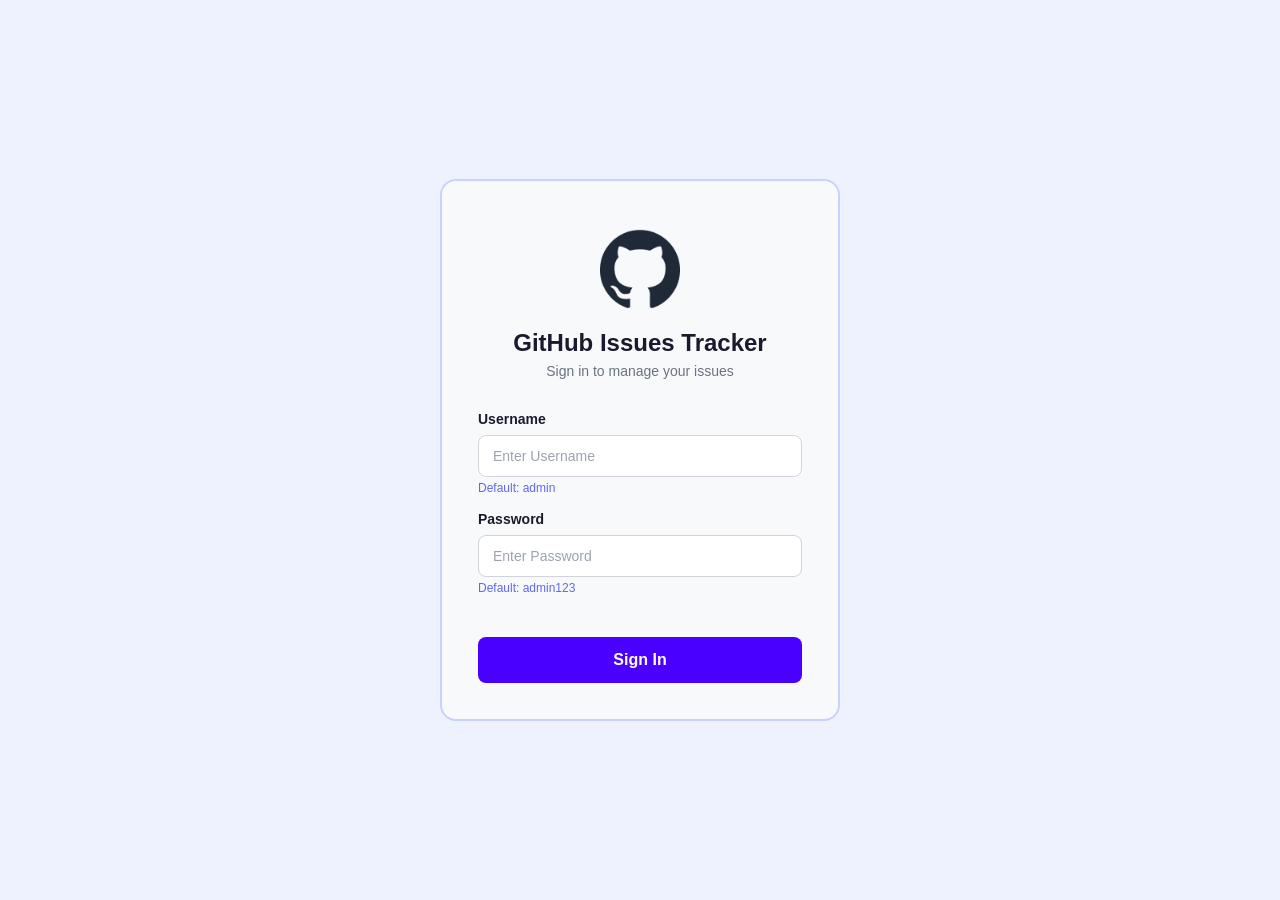
<file: index.html>
<!DOCTYPE html>
<html lang="en">

<head>
    <meta charset="UTF-8">
    <meta name="viewport" content="width=device-width, initial-scale=1.0">
    <title>GitHub Issues Tracker</title>
    <link rel="stylesheet" href="style.css">
</head>

<body>
    <nav class="navbar">
        <div class="nav-left">
            <img src="assets/github-logo.png" alt="GitHub Logo" class="nav-logo">
            <h2 class="nav-title">GitHub Issues Tracker</h2>
        </div>
        <div class="nav-right">
            <div class="search-box">
                <input type="text" id="searchInput" class="search-input" placeholder="Search issues...">
                <button id="searchBtn" class="search-btn">Search</button>
            </div>
        </div>
    </nav>
    <main class="main-content">
        <div class="tab-section">
            <div class="tabs">
                <button class="tab-btn active" id="tabAll" onclick="handleTab('all')">All</button>
                <button class="tab-btn" id="tabOpen" onclick="handleTab('open')">Open</button>
                <button class="tab-btn" id="tabClosed" onclick="handleTab('closed')">Closed</button>
            </div>
        </div>

        <div class="info-bar">
            <div class="info-left">
                <img src="assets/Aperture.png" alt="Aperture" class="info-icon">
                <div class="info-text">
                    <span id="issueCount" class="info-count">50 Issues</span>
                    <span class="info-subtitle">Track and manage your project issues</span>
                </div>
            </div>
            <div class="info-right">
                <span class="status-legend open-legend">
                    <span class="legend-dot open-dot"></span> Open
                </span>
                <span class="status-legend closed-legend">
                    <span class="legend-dot closed-dot"></span> Closed
                </span>
            </div>
        </div>

        <div id="loadingSpinner" class="loading-spinner">
            <div class="spinner"></div>
            <p>Loading issues...</p>
        </div>

        <div id="issuesGrid" class="issues-grid"></div>
    </main>
    <div id="modalOverlay" class="modal-overlay" onclick="closeModal(event)">
        <div class="modal-content">
            <button class="modal-close" onclick="closeModalBtn()">&times;</button>
            <div id="modalBody" class="modal-body"></div>
        </div>
    </div>

    <script src="app.js"></script>
</body>

</html>
</file>
<file: style.css>
* {
    margin: 0;
    padding: 0;
    box-sizing: border-box;
}

body {
    font-family: 'Segoe UI', Tahoma, Geneva, Verdana, sans-serif;
    background-color: #f0f2f5;
    color: #333333;
    min-height: 100vh;
}

.navbar {
    display: flex;
    align-items: center;
    justify-content: space-between;
    padding: 14px 32px;
    background-color: #1a1a2e;
}

.nav-left {
    display: flex;
    align-items: center;
    gap: 12px;
}

.nav-logo {
    width: 36px;
    height: 36px;
    filter: brightness(0) invert(1);
}

.nav-title {
    font-size: 20px;
    font-weight: 700;
    color: #ffffff;
}

.nav-right {
    display: flex;
    align-items: center;
}

.search-box {
    display: flex;
    align-items: center;
    gap: 0;
}

.search-input {
    padding: 9px 14px;
    font-size: 14px;
    color: #1a1a2e;
    background-color: #ffffff;
    border: 1px solid #d1d5db;
    border-radius: 6px 0 0 6px;
    border-right: none;
    outline: none;
    width: 220px;
}

.search-input::placeholder {
    color: #9ca3af;
}

.search-input:focus {
    border-color: #6366f1;
}

.search-btn {
    padding: 9px 20px;
    font-size: 14px;
    font-weight: 600;
    color: #ffffff;
    background-color: #4a00ff;
    border: none;
    border-radius: 0 6px 6px 0;
    cursor: pointer;
    white-space: nowrap;
}

.search-btn:hover {
    background-color: #3b00cc;
}

.main-content {
    max-width: 1280px;
    margin: 0 auto;
    padding: 32px 32px;
}


.tab-section {
    margin-bottom: 24px;
}

.tabs {
    display: flex;
    gap: 0;
}

.tab-btn {
    padding: 10px 32px;
    font-size: 14px;
    font-weight: 600;
    color: #1a1a2e;
    background-color: #e5e7eb;
    border: 1px solid #d1d5db;
    cursor: pointer;
    border-radius: 0;
}

.tab-btn:first-child {
    border-radius: 8px 0 0 8px;
}

.tab-btn:last-child {
    border-radius: 0 8px 8px 0;
}

.tab-btn:hover {
    background-color: #d1d5db;
}

.tab-btn.active {
    background-color: #1a0044;
    color: #ffffff;
    border-color: #1a0044;
}


.info-bar {
    display: flex;
    align-items: center;
    justify-content: space-between;
    padding: 16px 20px;
    background-color: #ffffff;
    border: 1px solid #e5e7eb;
    border-radius: 10px;
    margin-bottom: 24px;
}

.info-left {
    display: flex;
    align-items: center;
    gap: 12px;
}

.info-icon {
    width: 36px;
    height: 36px;
}

.info-text {
    display: flex;
    flex-direction: column;
}

.info-count {
    font-size: 20px;
    font-weight: 700;
    color: #1a1a2e;
}

.info-subtitle {
    font-size: 13px;
    color: #6b7280;
}

.info-right {
    display: flex;
    align-items: center;
    gap: 20px;
}

.status-legend {
    display: flex;
    align-items: center;
    gap: 6px;
    font-size: 14px;
    font-weight: 500;
    color: #1a1a2e;
}

.legend-dot {
    width: 10px;
    height: 10px;
    border-radius: 50%;
}

.open-dot {
    background-color: #22c55e;
}

.closed-dot {
    background-color: #8b5cf6;
}

.loading-spinner {
    display: none;
    flex-direction: column;
    align-items: center;
    justify-content: center;
    padding: 60px 0;
    gap: 16px;
}

.loading-spinner.show {
    display: flex;
}

.spinner {
    width: 40px;
    height: 40px;
    border: 4px solid #e5e7eb;
    border-top-color: #4a00ff;
    border-radius: 50%;
    animation: spin 0.8s linear infinite;
}

@keyframes spin {
    to {
        transform: rotate(360deg);
    }
}

.loading-spinner p {
    font-size: 14px;
    color: #6b7280;
}

.issues-grid {
    display: grid;
    grid-template-columns: repeat(4, 1fr);
    gap: 20px;
}

.issue-card {
    background-color: #ffffff;
    border: 1px solid #e5e7eb;
    border-radius: 10px;
    padding: 20px;
    cursor: pointer;
    transition: transform 0.2s, box-shadow 0.2s;
    border-top: 4px solid #e5e7eb;
}

.issue-card:hover {
    transform: translateY(-2px);
    box-shadow: 0 4px 16px rgba(0, 0, 0, 0.08);
}

.issue-card.open {
    border-top-color: #22c55e;
}

.issue-card.closed {
    border-top-color: #8b5cf6;
}

.card-header {
    display: flex;
    align-items: center;
    justify-content: space-between;
    margin-bottom: 14px;
}

.card-status-icon {
    width: 24px;
    height: 24px;
}

.card-priority-badge {
    display: inline-block;
    padding: 4px 14px;
    font-size: 11px;
    font-weight: 700;
    text-transform: uppercase;
    border-radius: 14px;
    letter-spacing: 0.5px;
}

.card-priority-badge.high {
    background-color: #fee2e2;
    color: #dc2626;
}

.card-priority-badge.medium {
    background-color: #fef3c7;
    color: #d97706;
}

.card-priority-badge.low {
    background-color: #e0e7ff;
    color: #6366f1;
}
.card-title {
    font-size: 15px;
    font-weight: 700;
    color: #1a1a2e;
    margin-bottom: 8px;
    line-height: 1.4;
}

.card-description {
    font-size: 13px;
    color: #6b7280;
    margin-bottom: 14px;
    line-height: 1.5;
    display: -webkit-box;
    -webkit-line-clamp: 2;
    -webkit-box-orient: vertical;
    overflow: hidden;
}

.card-labels {
    display: flex;
    flex-wrap: wrap;
    gap: 6px;
    margin-bottom: 16px;
}

.label-tag {
    display: inline-flex;
    align-items: center;
    gap: 4px;
    padding: 4px 10px;
    font-size: 11px;
    font-weight: 700;
    text-transform: uppercase;
    border-radius: 14px;
    letter-spacing: 0.3px;
}

.label-tag.bug {
    background-color: #fee2e2;
    color: #dc2626;
}

.label-tag.enhancement {
    background-color: #dcfce7;
    color: #16a34a;
}

.label-tag.documentation {
    background-color: #fef3c7;
    color: #d97706;
}

.label-tag.help-wanted {
    background-color: #fff7ed;
    color: #ea580c;
    border: 1px solid #fed7aa;
}

.label-tag.good-first-issue {
    background-color: #f3e8ff;
    color: #7c3aed;
}
.card-footer {
    border-top: 1px solid #f3f4f6;
    padding-top: 12px;
}

.card-footer .card-id-author {
    font-size: 13px;
    color: #6b7280;
    margin-bottom: 2px;
}

.card-footer .card-date {
    font-size: 12px;
    color: #9ca3af;
}
.modal-overlay {
    display: none;
    position: fixed;
    top: 0;
    left: 0;
    width: 100%;
    height: 100%;
    background-color: rgba(0, 0, 0, 0.4);
    z-index: 100;
    justify-content: center;
    align-items: center;
}

.modal-overlay.show {
    display: flex;
}

.modal-content {
    background-color: #ffffff;
    border: 1px solid #e5e7eb;
    border-radius: 16px;
    padding: 32px;
    max-width: 640px;
    width: 90%;
    max-height: 85vh;
    overflow-y: auto;
    position: relative;
    box-shadow: 0 8px 30px rgba(0, 0, 0, 0.12);
}

.modal-close {
    position: absolute;
    top: 16px;
    right: 20px;
    font-size: 28px;
    color: #9ca3af;
    background: none;
    border: none;
    cursor: pointer;
    line-height: 1;
}

.modal-close:hover {
    color: #1a1a2e;
}

.modal-body h2 {
    font-size: 22px;
    font-weight: 700;
    color: #1a1a2e;
    margin-bottom: 12px;
    padding-right: 30px;
}

.modal-status-row {
    display: flex;
    align-items: center;
    gap: 10px;
    margin-bottom: 16px;
    font-size: 14px;
    color: #6b7280;
}

.modal-status-badge {
    display: inline-block;
    padding: 4px 16px;
    font-size: 13px;
    font-weight: 700;
    border-radius: 16px;
    color: #ffffff;
}

.modal-status-badge.open {
    background-color: #22c55e;
}

.modal-status-badge.closed {
    background-color: #8b5cf6;
}

.modal-status-dot {
    color: #d1d5db;
}


.modal-labels {
    display: flex;
    flex-wrap: wrap;
    gap: 8px;
    margin-bottom: 20px;
}

.modal-label-tag {
    display: inline-flex;
    align-items: center;
    gap: 4px;
    padding: 5px 14px;
    font-size: 12px;
    font-weight: 700;
    text-transform: uppercase;
    border-radius: 14px;
    letter-spacing: 0.3px;
}

.modal-label-tag.bug {
    background-color: #fee2e2;
    color: #dc2626;
}

.modal-label-tag.enhancement {
    background-color: #dcfce7;
    color: #16a34a;
}

.modal-label-tag.documentation {
    background-color: #fef3c7;
    color: #d97706;
}

.modal-label-tag.help-wanted {
    background-color: #fff7ed;
    color: #ea580c;
    border: 1px solid #fed7aa;
}

.modal-label-tag.good-first-issue {
    background-color: #f3e8ff;
    color: #7c3aed;
}

.modal-label-icon {
    display: inline-block;
    width: 14px;
    height: 14px;
    border-radius: 50%;
    border: 2px solid currentColor;
}


.modal-description {
    font-size: 14px;
    color: #374151;
    line-height: 1.7;
    margin-bottom: 24px;
}


.modal-info-box {
    display: flex;
    border: 1px solid #e5e7eb;
    border-radius: 10px;
    padding: 16px 24px;
    margin-bottom: 24px;
    gap: 48px;
}

.modal-info-item {
    display: flex;
    flex-direction: column;
    gap: 6px;
}

.modal-info-item .info-label {
    font-size: 13px;
    color: #9ca3af;
}

.modal-info-item .info-value {
    font-size: 15px;
    font-weight: 600;
    color: #1a1a2e;
}


.modal-close-btn {
    display: flex;
    justify-content: flex-end;
}

.modal-close-btn button {
    padding: 10px 28px;
    font-size: 14px;
    font-weight: 600;
    background-color: #4a00ff;
    color: #ffffff;
    border: none;
    border-radius: 8px;
    cursor: pointer;
}

.modal-close-btn button:hover {
    background-color: #3b00cc;
}


@media (max-width: 1024px) {
    .issues-grid {
        grid-template-columns: repeat(3, 1fr);
    }
}

@media (max-width: 768px) {
    .navbar {
        flex-direction: column;
        gap: 12px;
        padding: 12px 16px;
    }

    .nav-right {
        width: 100%;
    }

    .search-box {
        width: 100%;
    }

    .issues-grid {
        grid-template-columns: repeat(2, 1fr);
    }

    .main-content {
        padding: 16px;
    }

    .tabs {
        justify-content: center;
    }

    .info-bar {
        flex-direction: column;
        gap: 12px;
        text-align: center;
    }

    .info-left {
        flex-direction: column;
    }

    .modal-info-box {
        flex-direction: column;
        gap: 12px;
    }
}

@media (max-width: 480px) {
    .issues-grid {
        grid-template-columns: 1fr;
    }

    .nav-title {
        font-size: 16px;
    }
}
</file>
<file: login.css>
* {
    margin: 0;
    padding: 0;
    box-sizing: border-box;
}

body {
    font-family: 'Segoe UI', Tahoma, Geneva, Verdana, sans-serif;
    background-color: #eef2ff;
    color: #333333;
    min-height: 100vh;
    display: flex;
    align-items: center;
    justify-content: center;
}

.login-container {
    width: 100%;
    max-width: 440px;
    padding: 20px;
}

.login-card {
    background-color: #f8f9fb;
    border: 2px solid #c7d2fe;
    border-radius: 16px;
    padding: 48px 36px 36px;
    text-align: center;
}

.login-logo {
    width: 80px;
    height: 80px;
    margin-bottom: 16px;
}

.login-title {
    font-size: 24px;
    font-weight: 700;
    color: #1a1a2e;
    margin-bottom: 6px;
}

.login-subtitle {
    font-size: 14px;
    color: #6b7280;
    margin-bottom: 32px;
}

.login-form {
    text-align: left;
}

.input-group {
    margin-bottom: 16px;
}

.input-group label {
    display: block;
    font-size: 14px;
    font-weight: 600;
    color: #1a1a2e;
    margin-bottom: 8px;
}

.input-group input {
    width: 100%;
    padding: 12px 14px;
    font-size: 14px;
    background-color: #ffffff;
    border: 1px solid #d1d5db;
    border-radius: 8px;
    color: #1a1a2e;
    outline: none;
}

.input-group input:focus {
    border-color: #6366f1;
    box-shadow: 0 0 0 3px rgba(99, 102, 241, 0.15);
}

.input-group input::placeholder {
    color: #9ca3af;
}

.input-hint {
    display: block;
    font-size: 12px;
    color: #6366f1;
    margin-top: 4px;
}

.error-message {
    color: #ef4444;
    font-size: 13px;
    min-height: 18px;
    margin-bottom: 8px;
    text-align: center;
}

.sign-in-btn {
    width: 100%;
    padding: 14px;
    font-size: 16px;
    font-weight: 600;
    color: #ffffff;
    background-color: #4a00ff;
    border: none;
    border-radius: 8px;
    cursor: pointer;
}

.sign-in-btn:hover {
    background-color: #3b00cc;
}

@media (max-width: 480px) {
    .login-card {
        padding: 32px 20px;
    }

    .login-title {
        font-size: 20px;
    }
}
</file>
